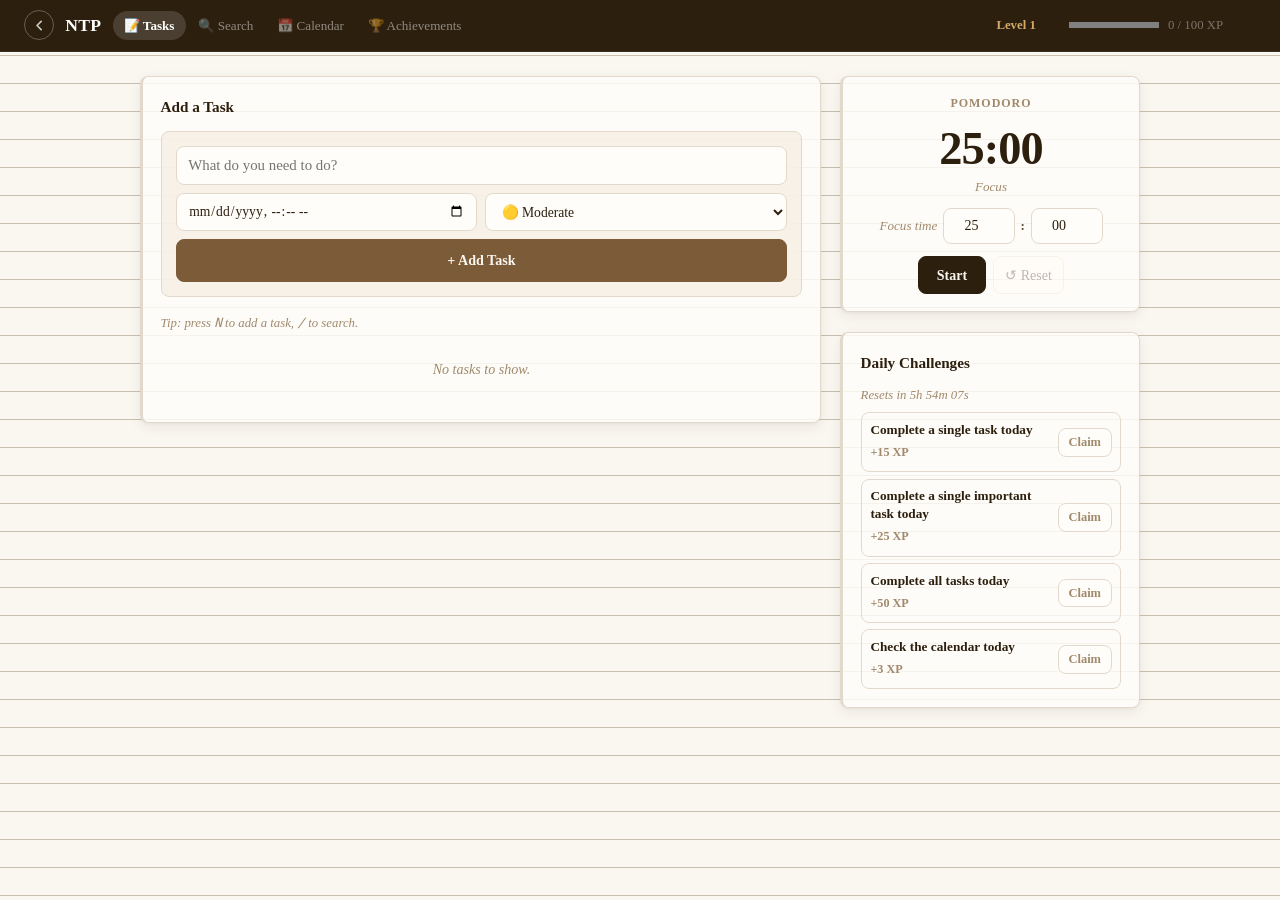
<file: index.html>
<!DOCTYPE html>
<html lang="en">
<head>
<meta charset="UTF-8">
<meta name="viewport" content="width=device-width, initial-scale=1">
<title>Tasks — NTP</title>
<link rel="stylesheet" href="css/styles.css">
</head>
<body>
<header class="topbar">
  <div class="topbar-brand">
    <a href="dashboard.html" class="topbar-back" aria-label="Back to dashboard">
      <svg viewBox="0 0 18 18" fill="none" aria-hidden="true"><path d="M11 4L6 9l5 5" stroke="currentColor" stroke-width="2" stroke-linecap="round" stroke-linejoin="round"/></svg>
    </a>
    <a href="dashboard.html" class="topbar-logo" aria-label="NTP Home">NTP</a>
    <nav class="topbar-nav">
      <a href="./" aria-current="page">📝 Tasks</a>
      <a href="search.html">🔍 Search</a>
      <a href="calendar.html">📅 Calendar</a>
      <a href="achievements.html">🏆 Achievements</a>
    </nav>
  </div>
  <div class="player">
    <strong id="player-level"></strong>
    <progress id="xp-progress" max="100" value="0"></progress>
    <span id="xp-text"></span>
  </div>
</header>
<div id="alert-banner" role="alert" hidden></div>

<main class="layout">

  <section class="panel">
    <h2 class="form-heading">Add a Task</h2>
    <form id="task-form">
      <input id="task-title" placeholder="What do you need to do?" maxlength="80" required>
      <input id="task-deadline" type="datetime-local" required>
      <select id="task-priority">
        <option value="high">🔴 Important</option>
        <option value="medium" selected>🟡 Moderate</option>
        <option value="low">🟢 Slight</option>
      </select>
      <button class="primary">+ Add Task</button>
    </form>
    <p class="hint">Tip: press <kbd>N</kbd> to add a task, <kbd>/</kbd> to search.</p>
    <ul id="task-list"></ul>
  </section>

  <aside class="sidebar">

    <section class="panel pomodoro">
      <h2>Pomodoro</h2>
      <div id="pomodoro-display">25:00</div>
      <div id="pomodoro-mode">Focus</div>
      <label class="pomodoro-length">
        Focus time
        <input id="pomodoro-minutes" type="number" min="1" max="25" step="1" value="25">
        <span class="pomodoro-sep">:</span>
        <input id="pomodoro-seconds" type="number" min="0" max="59" step="1" value="00">
      </label>
      <div class="pomodoro-buttons">
        <button id="pomodoro-toggle" class="primary">▶ Start</button>
        <button id="pomodoro-reset">↺ Reset</button>
      </div>
      <button id="pomodoro-alarm-stop" class="alarm-stop" hidden>🔕 Stop alarm</button>
    </section>

    <section class="panel">
      <h2>Daily Challenges</h2>
      <p id="daily-reset" class="hint"></p>
      <ul id="daily-list"></ul>
    </section>

  </aside>
</main>

<dialog id="reset-confirm-dialog" aria-labelledby="reset-dialog-title">
  <p id="reset-dialog-title">Reset the Pomodoro timer?</p>
  <div class="dialog-buttons">
    <button id="reset-confirm-yes" class="primary">Yes, reset</button>
    <button id="reset-confirm-no">Cancel</button>
  </div>
</dialog>

<dialog id="delete-confirm-dialog" aria-labelledby="delete-dialog-title">
  <p id="delete-dialog-title">Sure you want to remove this task?</p>
  <div class="dialog-buttons">
    <button id="delete-confirm-yes" class="primary">Yes, remove</button>
    <button id="delete-confirm-no">Cancel</button>
  </div>
</dialog>

<div id="toast-area" aria-live="polite"></div>

<script type="module" src="js/home.js"></script>
</body>
</html>
</file>
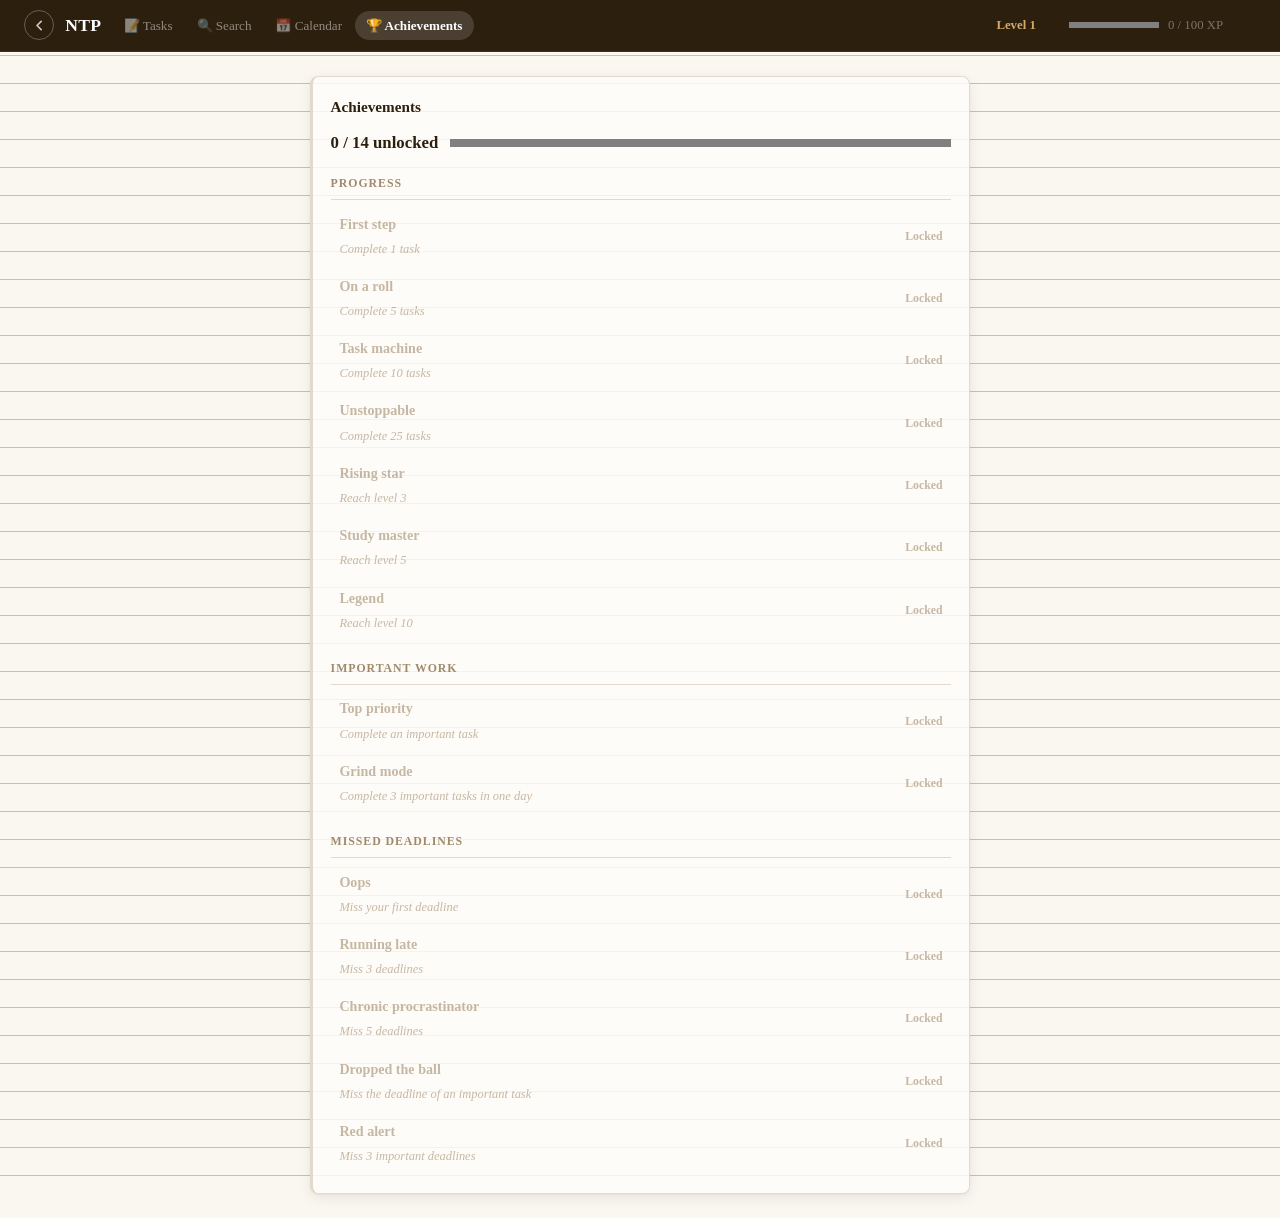
<file: achievements.html>
<!DOCTYPE html>
<html lang="en">
<head>
<meta charset="UTF-8">
<meta name="viewport" content="width=device-width, initial-scale=1">
<title>Achievements — NTP</title>
<link rel="stylesheet" href="css/styles.css">
</head>
<body>
<header class="topbar">
  <div class="topbar-brand">
    <a href="dashboard.html" class="topbar-back" aria-label="Back to dashboard">
      <svg viewBox="0 0 18 18" fill="none" aria-hidden="true"><path d="M11 4L6 9l5 5" stroke="currentColor" stroke-width="2" stroke-linecap="round" stroke-linejoin="round"/></svg>
    </a>
    <a href="dashboard.html" class="topbar-logo" aria-label="NTP Home">NTP</a>
    <nav class="topbar-nav">
      <a href="./">📝 Tasks</a>
      <a href="search.html">🔍 Search</a>
      <a href="calendar.html">📅 Calendar</a>
      <a href="achievements.html" aria-current="page">🏆 Achievements</a>
    </nav>
  </div>
  <div class="player">
    <strong id="player-level"></strong>
    <progress id="xp-progress" max="100" value="0"></progress>
    <span id="xp-text"></span>
  </div>
</header>
<div id="alert-banner" role="alert" hidden></div>

<main class="page">

  <section class="panel">
    <h2>Achievements</h2>
    <div class="achievement-summary">
      <strong id="achievement-count"></strong>
      <progress id="achievement-progress" max="1" value="0"></progress>
    </div>
    <div id="achievement-groups"></div>
  </section>

</main>

<div id="toast-area" aria-live="polite"></div>

<script type="module" src="js/achievements.js"></script>
</body>
</html>
</file>
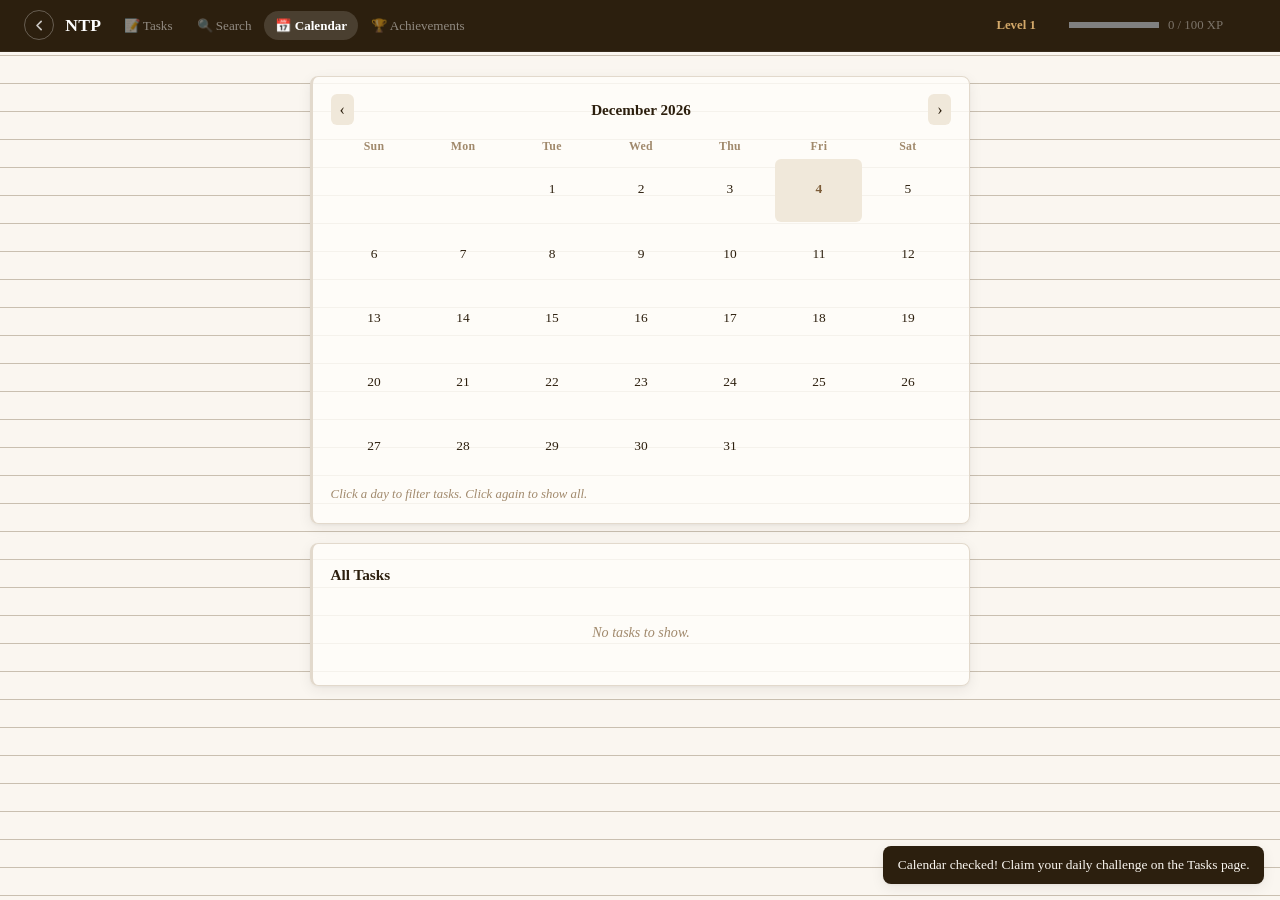
<file: calendar.html>
<!DOCTYPE html>
<html lang="en">
<head>
<meta charset="UTF-8">
<meta name="viewport" content="width=device-width, initial-scale=1">
<title>Calendar — NTP</title>
<link rel="stylesheet" href="css/styles.css">
</head>
<body>
<header class="topbar">
  <div class="topbar-brand">
    <a href="dashboard.html" class="topbar-back" aria-label="Back to dashboard">
      <svg viewBox="0 0 18 18" fill="none" aria-hidden="true"><path d="M11 4L6 9l5 5" stroke="currentColor" stroke-width="2" stroke-linecap="round" stroke-linejoin="round"/></svg>
    </a>
    <a href="dashboard.html" class="topbar-logo" aria-label="NTP Home">NTP</a>
    <nav class="topbar-nav">
      <a href="./">📝 Tasks</a>
      <a href="search.html">🔍 Search</a>
      <a href="calendar.html" aria-current="page">📅 Calendar</a>
      <a href="achievements.html">🏆 Achievements</a>
    </nav>
  </div>
  <div class="player">
    <strong id="player-level"></strong>
    <progress id="xp-progress" max="100" value="0"></progress>
    <span id="xp-text"></span>
  </div>
</header>
<div id="alert-banner" role="alert" hidden></div>

<main class="page">

  <section class="panel">
    <div class="calendar-header">
      <button id="calendar-prev" aria-label="Previous month">‹</button>
      <h2 id="calendar-title"></h2>
      <button id="calendar-next" aria-label="Next month">›</button>
    </div>
    <div class="weekdays">
      <span>Sun</span><span>Mon</span><span>Tue</span>
      <span>Wed</span><span>Thu</span><span>Fri</span><span>Sat</span>
    </div>
    <div id="calendar-grid"></div>
    <p class="hint">Click a day to filter tasks. Click again to show all.</p>
  </section>

  <section class="panel">
    <h2 id="calendar-task-heading">All Tasks</h2>
    <ul id="task-list"></ul>
  </section>

</main>

<div id="toast-area" aria-live="polite"></div>

<dialog id="delete-confirm-dialog" aria-labelledby="delete-dialog-title">
  <p id="delete-dialog-title">Sure you want to remove this task?</p>
  <div class="dialog-buttons">
    <button id="delete-confirm-yes" class="primary">Yes, remove</button>
    <button id="delete-confirm-no">Cancel</button>
  </div>
</dialog>

<script type="module" src="js/calendar.js"></script>
</body>
</html>
</file>
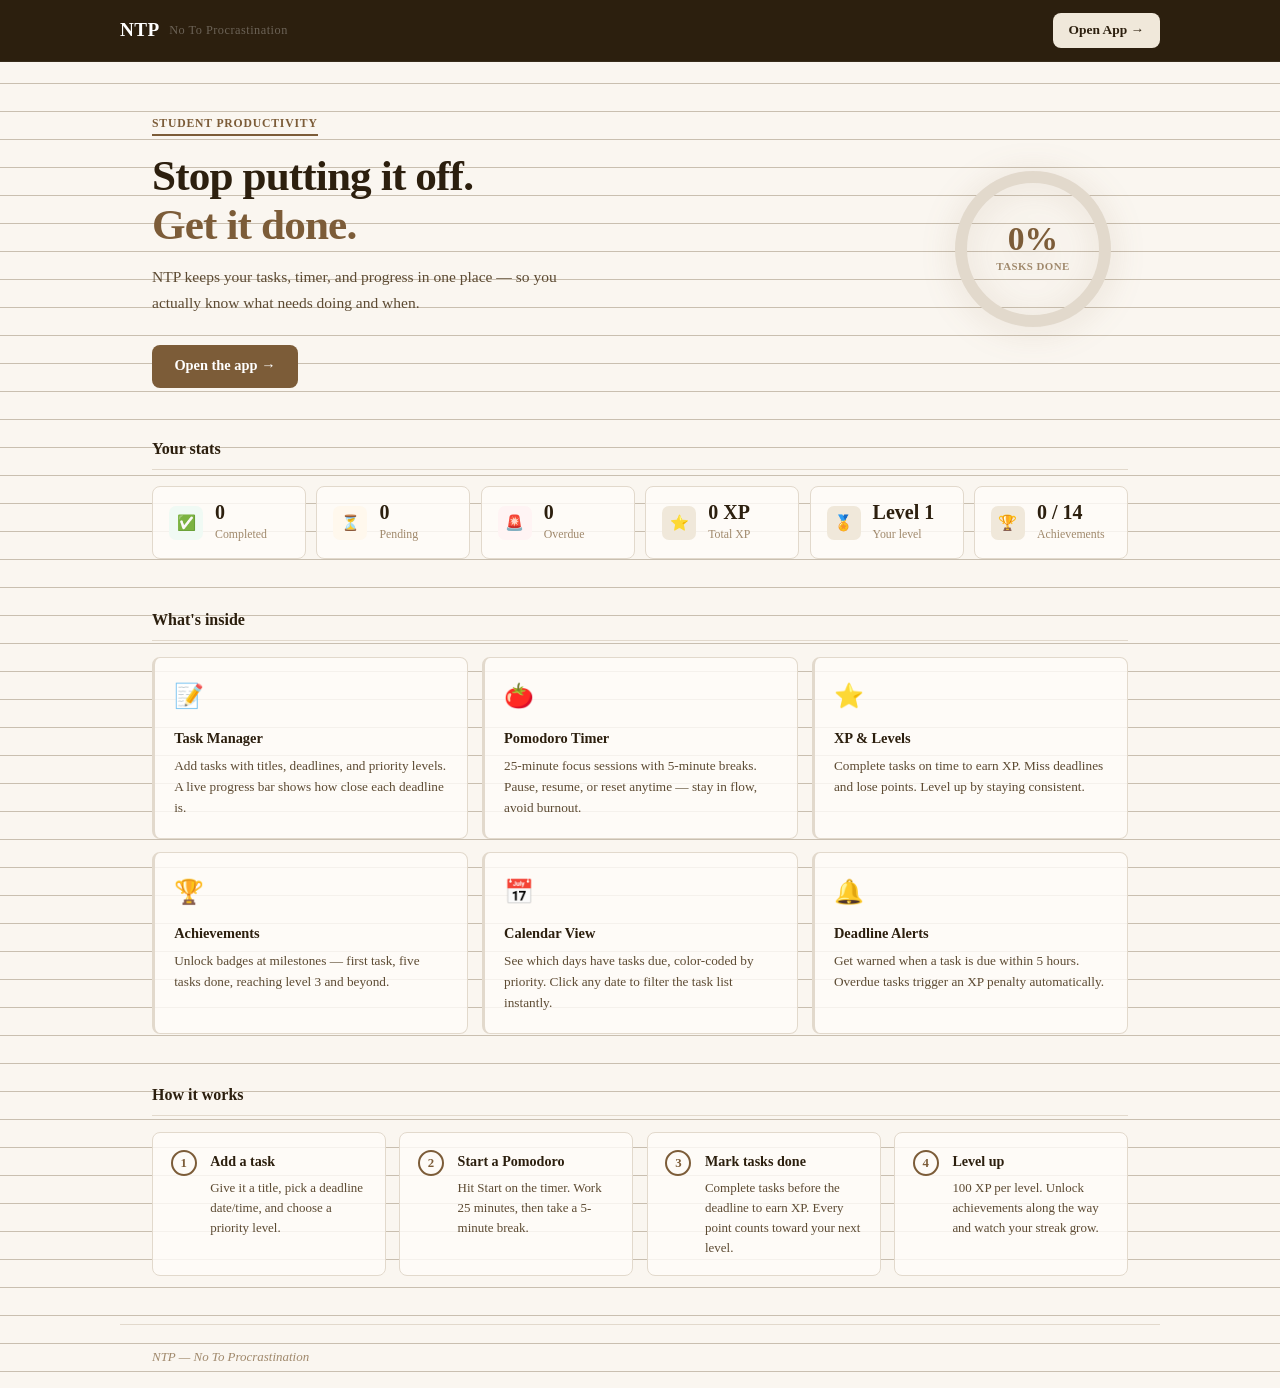
<file: dashboard.html>
<!DOCTYPE html>
<html lang="en">
<head>
<meta charset="UTF-8">
<meta name="viewport" content="width=device-width, initial-scale=1">
<title>NTP — No To Procrastination</title>
<link rel="stylesheet" href="css/styles.css">
</head>
<body>

<header class="db-header">
  <div class="db-header-inner">
    <div class="db-brand">
      <span class="db-logo">NTP</span>
      <span class="db-tagline">No To Procrastination</span>
    </div>
    <a href="./" class="db-cta-btn">Open App →</a>
  </div>
</header>

<main>

  <!-- ── Hero ── -->
  <section class="db-hero db-section-wrap" style="margin-top:3rem">
    <div class="db-hero-text">
      <span class="db-hero-eyebrow">Student Productivity</span>
      <h1 class="db-hero-title">
        Stop putting it off.<br>
        <span class="db-hero-accent">Get it done.</span>
      </h1>
      <p class="db-hero-sub">NTP keeps your tasks, timer, and progress in one place — so you actually know what needs doing and when.</p>
      <a href="./" class="db-hero-btn">Open the app →</a>
    </div>
    <div class="db-hero-visual" aria-hidden="true">
      <div class="db-ring">
        <svg viewBox="0 0 120 120" fill="none">
          <circle cx="60" cy="60" r="54" stroke="#e2d9cc" stroke-width="9"/>
          <circle cx="60" cy="60" r="54" stroke="#7c5c38" stroke-width="9"
            stroke-dasharray="339.3" stroke-dashoffset="84.8"
            stroke-linecap="round" transform="rotate(-90 60 60)"/>
        </svg>
        <div class="db-ring-inner">
          <span class="db-ring-num" id="hero-pct">—</span>
          <span class="db-ring-label">tasks done</span>
        </div>
      </div>
    </div>
  </section>

  <!-- ── Stats ── -->
  <section class="db-section-wrap">
    <h2 class="db-section-title">Your stats</h2>
    <div class="db-stats-grid">

      <div class="db-stat-card">
        <div class="db-stat-icon db-stat-icon--green">✅</div>
        <div>
          <div class="db-stat-num" id="stat-completed">—</div>
          <div class="db-stat-label">Completed</div>
        </div>
      </div>

      <div class="db-stat-card">
        <div class="db-stat-icon db-stat-icon--yellow">⏳</div>
        <div>
          <div class="db-stat-num" id="stat-pending">—</div>
          <div class="db-stat-label">Pending</div>
        </div>
      </div>

      <div class="db-stat-card">
        <div class="db-stat-icon db-stat-icon--red">🚨</div>
        <div>
          <div class="db-stat-num" id="stat-overdue">—</div>
          <div class="db-stat-label">Overdue</div>
        </div>
      </div>

      <div class="db-stat-card">
        <div class="db-stat-icon db-stat-icon--blue">⭐</div>
        <div>
          <div class="db-stat-num" id="stat-xp">—</div>
          <div class="db-stat-label">Total XP</div>
        </div>
      </div>

      <div class="db-stat-card">
        <div class="db-stat-icon db-stat-icon--navy">🏅</div>
        <div>
          <div class="db-stat-num" id="stat-level">—</div>
          <div class="db-stat-label">Your level</div>
        </div>
      </div>

      <div class="db-stat-card">
        <div class="db-stat-icon db-stat-icon--blue">🏆</div>
        <div>
          <div class="db-stat-num" id="stat-achievements">—</div>
          <div class="db-stat-label">Achievements</div>
        </div>
      </div>

    </div>
  </section>

  <!-- ── Features ── -->
  <section class="db-section-wrap">
    <h2 class="db-section-title">What's inside</h2>
    <div class="db-features-grid">

      <div class="db-feature-card">
        <span class="db-feature-icon">📝</span>
        <h3>Task Manager</h3>
        <p>Add tasks with titles, deadlines, and priority levels. A live progress bar shows how close each deadline is.</p>
      </div>

      <div class="db-feature-card">
        <span class="db-feature-icon">🍅</span>
        <h3>Pomodoro Timer</h3>
        <p>25-minute focus sessions with 5-minute breaks. Pause, resume, or reset anytime — stay in flow, avoid burnout.</p>
      </div>

      <div class="db-feature-card">
        <span class="db-feature-icon">⭐</span>
        <h3>XP &amp; Levels</h3>
        <p>Complete tasks on time to earn XP. Miss deadlines and lose points. Level up by staying consistent.</p>
      </div>

      <div class="db-feature-card">
        <span class="db-feature-icon">🏆</span>
        <h3>Achievements</h3>
        <p>Unlock badges at milestones — first task, five tasks done, reaching level 3 and beyond.</p>
      </div>

      <div class="db-feature-card">
        <span class="db-feature-icon">📅</span>
        <h3>Calendar View</h3>
        <p>See which days have tasks due, color-coded by priority. Click any date to filter the task list instantly.</p>
      </div>

      <div class="db-feature-card">
        <span class="db-feature-icon">🔔</span>
        <h3>Deadline Alerts</h3>
        <p>Get warned when a task is due within 5 hours. Overdue tasks trigger an XP penalty automatically.</p>
      </div>

    </div>
  </section>

  <!-- ── How it works ── -->
  <section class="db-section-wrap">
    <h2 class="db-section-title">How it works</h2>
    <ol class="db-steps">
      <li class="db-step">
        <span class="db-step-num">1</span>
        <div>
          <strong>Add a task</strong>
          <p>Give it a title, pick a deadline date/time, and choose a priority level.</p>
        </div>
      </li>
      <li class="db-step">
        <span class="db-step-num">2</span>
        <div>
          <strong>Start a Pomodoro</strong>
          <p>Hit Start on the timer. Work 25 minutes, then take a 5-minute break.</p>
        </div>
      </li>
      <li class="db-step">
        <span class="db-step-num">3</span>
        <div>
          <strong>Mark tasks done</strong>
          <p>Complete tasks before the deadline to earn XP. Every point counts toward your next level.</p>
        </div>
      </li>
      <li class="db-step">
        <span class="db-step-num">4</span>
        <div>
          <strong>Level up</strong>
          <p>100 XP per level. Unlock achievements along the way and watch your streak grow.</p>
        </div>
      </li>
    </ol>
  </section>

</main>

<footer class="db-footer">
  <span>NTP — No To Procrastination</span>
</footer>

<script type="module" src="js/dashboard.js"></script>
</body>
</html>
</file>
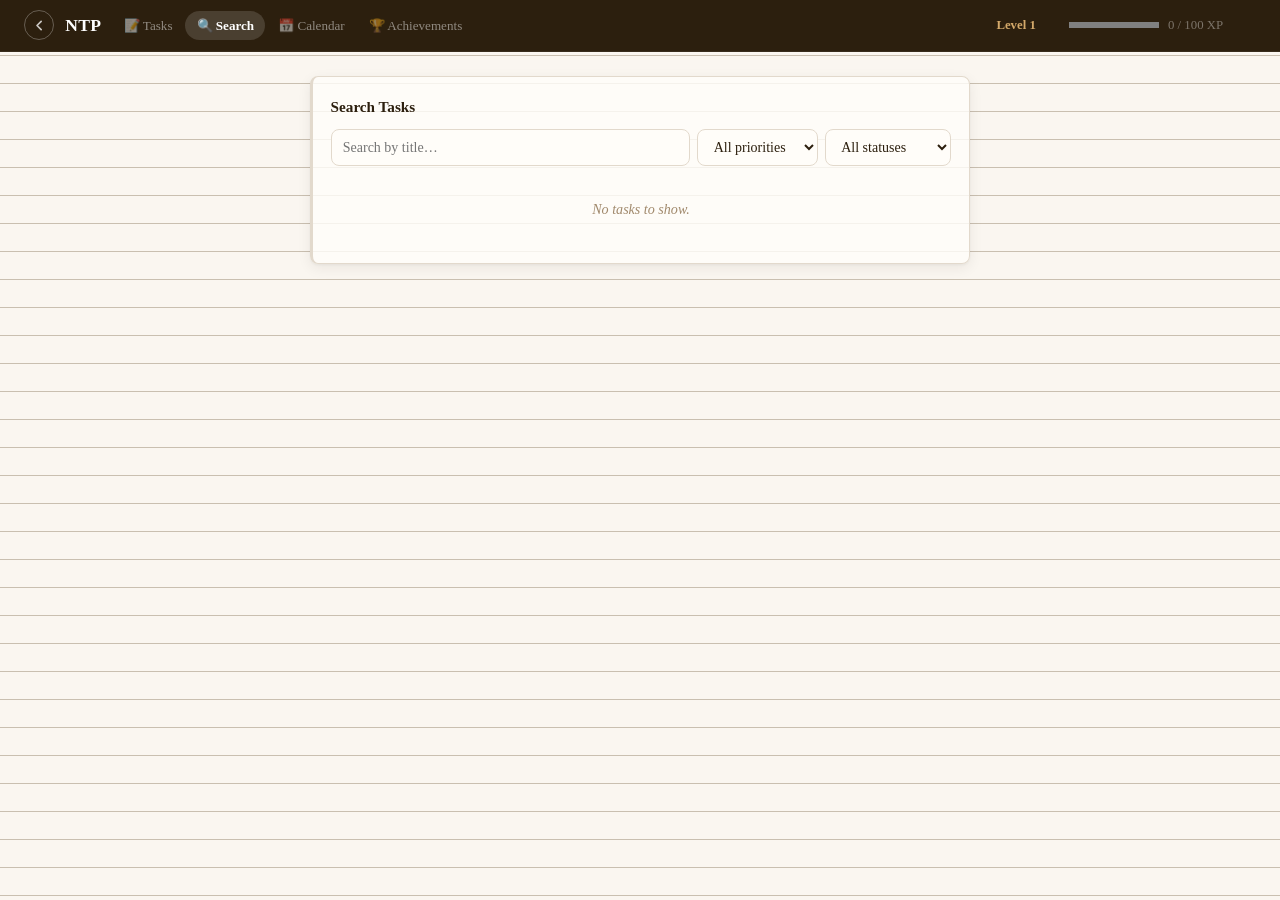
<file: search.html>
<!DOCTYPE html>
<html lang="en">
<head>
<meta charset="UTF-8">
<meta name="viewport" content="width=device-width, initial-scale=1">
<title>Search — NTP</title>
<link rel="stylesheet" href="css/styles.css">
</head>
<body>
<header class="topbar">
  <div class="topbar-brand">
    <a href="dashboard.html" class="topbar-back" aria-label="Back to dashboard">
      <svg viewBox="0 0 18 18" fill="none" aria-hidden="true"><path d="M11 4L6 9l5 5" stroke="currentColor" stroke-width="2" stroke-linecap="round" stroke-linejoin="round"/></svg>
    </a>
    <a href="dashboard.html" class="topbar-logo" aria-label="NTP Home">NTP</a>
    <nav class="topbar-nav">
      <a href="./">📝 Tasks</a>
      <a href="search.html" aria-current="page">🔍 Search</a>
      <a href="calendar.html">📅 Calendar</a>
      <a href="achievements.html">🏆 Achievements</a>
    </nav>
  </div>
  <div class="player">
    <strong id="player-level"></strong>
    <progress id="xp-progress" max="100" value="0"></progress>
    <span id="xp-text"></span>
  </div>
</header>
<div id="alert-banner" role="alert" hidden></div>

<main class="page">

  <section class="panel">
    <h2>Search Tasks</h2>
    <div class="filters">
      <input id="search-input" type="search" placeholder="Search by title…">
      <select id="priority-filter">
        <option value="all">All priorities</option>
        <option value="high">🔴 Important</option>
        <option value="medium">🟡 Moderate</option>
        <option value="low">🟢 Slight</option>
      </select>
      <select id="status-filter">
        <option value="all">All statuses</option>
        <option value="pending">⏳ Pending</option>
        <option value="done">✅ Completed</option>
      </select>
    </div>
    <ul id="task-list"></ul>
  </section>

</main>

<div id="toast-area" aria-live="polite"></div>

<dialog id="delete-confirm-dialog" aria-labelledby="delete-dialog-title">
  <p id="delete-dialog-title">Sure you want to remove this task?</p>
  <div class="dialog-buttons">
    <button id="delete-confirm-yes" class="primary">Yes, remove</button>
    <button id="delete-confirm-no">Cancel</button>
  </div>
</dialog>

<script type="module" src="js/search.js"></script>
</body>
</html>
</file>
<file: css/styles.css>
/* ─── Tokens ─── */
:root {
  --paper:      #faf6f0;   /* warm cream page */
  --ruled:      #e2d9cc;   /* tan ruled lines / borders */
  --ink:        #2c1f0e;   /* dark espresso — main text */
  --ink-mid:    #5c4a32;   /* medium brown — secondary text */
  --ink-faint:  #a0896c;   /* light caramel — muted/hints */
  --panel:      #fffdf9;   /* off-white card surface */
  --accent:     #7c5c38;   /* warm brown — buttons / active */
  --accent-bg:  #f2ead e;  /* light tan tint */

  --high:       #b91c1c; --high-bg: #fff4f4;
  --mid:        #b45309; --mid-bg:  #fff8ed;
  --low:        #15803d; --low-bg:  #f0faf4;

  --radius: 8px;
  --shadow: 0 1px 3px rgba(44,31,14,.05), 0 4px 14px rgba(44,31,14,.07);
}

/* ─── Base ─── */
*, *::before, *::after { box-sizing: border-box; margin: 0; padding: 0; }

html {
  background: var(--paper);
  min-height: 100%;
}

body {
  color: var(--ink);
  font: 15px/1.65 'Georgia', serif;
  min-height: 100vh;
  background-image: repeating-linear-gradient(
    to bottom,
    transparent,
    transparent 27px,
    #c9bfb0 27px,
    #c9bfb0 28px
  );
  background-size: 100% 28px;
  background-origin: border-box;
}

h1, h2, h3, strong { font-family: 'Georgia', serif; }
h2 { font-size: .95rem; font-weight: 700; margin-bottom: .6rem; color: var(--ink); }
a  { color: inherit; text-decoration: none; }

input, select, button {
  font: 14px/1.5 'Georgia', serif;
  padding: .45rem .7rem;
  border: 1.5px solid var(--ruled);
  border-radius: var(--radius);
  background: var(--panel);
  color: var(--ink);
  transition: border-color .15s;
}
input:focus, select:focus {
  outline: none;
  border-color: var(--accent);
  box-shadow: 0 0 0 3px rgba(124,92,56,.12);
}
button { cursor: pointer; }
button:hover { border-color: var(--ink-faint); }
:focus-visible { outline: 2px solid var(--accent); outline-offset: 2px; }

.primary { background: var(--ink); border-color: var(--ink); color: var(--paper); font-weight: 700; }
.primary:hover { background: var(--ink-mid); border-color: var(--ink-mid); }

/* ─── Topbar ─── */
.topbar {
  display: flex;
  flex-wrap: wrap;
  justify-content: space-between;
  align-items: center;
  gap: 1rem;
  padding: .65rem 1.5rem;
  background: var(--ink);
  color: var(--paper);
  position: sticky;
  top: 0;
  z-index: 100;
  border-bottom: 1px solid rgba(255,255,255,.06);
}
.topbar-brand { display: flex; align-items: center; gap: .7rem; }

.topbar-back {
  display: inline-flex;
  align-items: center;
  justify-content: center;
  width: 30px;
  height: 30px;
  border-radius: 50%;
  border: 1.5px solid rgba(255,255,255,.28);
  color: rgba(255,255,255,.75);
  text-decoration: none;
  transition: border-color .15s, background .15s;
  flex-shrink: 0;
}
.topbar-back svg { width: 15px; height: 15px; transition: transform .15s; }
.topbar-back:hover {
  border-color: rgba(255,255,255,.75);
  background: rgba(255,255,255,.08);
  color: #fff;
}
.topbar-back:hover svg { transform: translateX(-2px); }

.topbar-logo {
  font-family: 'Georgia', serif;
  font-size: 1.1rem;
  font-weight: 700;
  color: #fff;
  letter-spacing: .02em;
}

.topbar-nav { display: flex; gap: .1rem; }
.topbar-nav a {
  padding: .25rem .7rem;
  border-radius: 999px;
  color: rgba(255,255,255,.48);
  font-size: .82rem;
  font-family: 'Georgia', serif;
  transition: background .12s, color .12s;
}
.topbar-nav a:hover { background: rgba(255,255,255,.08); color: rgba(255,255,255,.88); }
.topbar-nav a[aria-current="page"] {
  background: rgba(255,255,255,.14);
  color: #fff;
  font-weight: 700;
}

.player { display: flex; align-items: center; gap: .55rem; font-size: .8rem; font-family: 'Georgia', serif; }
#player-level { min-width: 4rem; font-weight: 700; color: #d4a96a; }
#xp-text { min-width: 5.5rem; color: rgba(255,255,255,.38); }
progress { width: 90px; height: 6px; border-radius: 999px; border: none; accent-color: #d4a96a; }

/* ─── Alert + toasts ─── */
#alert-banner {
  padding: .55rem 1.5rem;
  background: var(--high-bg);
  border-left: 3px solid var(--high);
  font-size: .88rem;
  font-weight: 600;
  color: var(--high);
}
#toast-area { position: fixed; right: 1rem; bottom: 1rem; display: grid; gap: .35rem; z-index: 999; }
.toast {
  padding: .48rem .9rem;
  border-radius: var(--radius);
  background: var(--ink);
  color: var(--paper);
  font-size: .84rem;
  font-family: 'Georgia', serif;
  box-shadow: var(--shadow);
}

/* ─── Layout ─── */
.layout {
  display: grid;
  grid-template-columns: 1fr 300px;
  gap: 1.2rem;
  align-items: start;
  max-width: 1040px;
  margin: 1.5rem auto;
  padding: 0 1.25rem;
}
.page    { display: grid; gap: 1.2rem; max-width: 700px; margin: 1.5rem auto; padding: 0 1.25rem; }
.sidebar { display: grid; gap: 1.2rem; }

.panel {
  background: rgba(255, 253, 249, 0.82);
  border: 1px solid var(--ruled);
  border-left: 3px solid var(--ruled);
  border-radius: var(--radius);
  padding: 1.1rem;
  box-shadow: var(--shadow);
  backdrop-filter: blur(0px);
}
.hint { margin-top: .4rem; color: var(--ink-faint); font-size: .8rem; font-style: italic; }

/* ─── Task form ─── */
.form-heading { font-size: .95rem; font-weight: 700; margin-bottom: .7rem; }

#task-form {
  display: grid;
  grid-template-columns: 1fr 1fr;
  gap: .5rem;
  padding: .9rem;
  background: rgba(245, 237, 224, 0.75);
  border: 1px solid var(--ruled);
  border-radius: var(--radius);
  margin-bottom: .9rem;
}
#task-form input, #task-form select { font-size: .85rem; border-color: var(--ruled); }
#task-form #task-title { grid-column: 1 / -1; font-size: .93rem; }
#task-form button.primary {
  grid-column: 1 / -1;
  padding: .6rem 1rem;
  font-size: .88rem;
  background: var(--accent);
  border-color: var(--accent);
}
#task-form button.primary:hover { background: var(--ink); border-color: var(--ink); }

/* ─── Task list ─── */
.filters { display: flex; flex-wrap: wrap; gap: .45rem; margin-bottom: .5rem; }
#search-input { flex: 1; min-width: 140px; }
#task-list, #daily-list, .achievement-group ul { list-style: none; }

.priority-high   { --pc: var(--high); }
.priority-medium { --pc: var(--mid); }
.priority-low    { --pc: var(--low); }

.task {
  position: relative;
  display: grid;
  grid-template-columns: 1fr auto auto;
  align-items: center;
  gap: .5rem;
  margin-top: .5rem;
  padding: .7rem .75rem .85rem 1rem;
  background: var(--panel);
  border: 1px solid var(--ruled);
  border-left: 3px solid var(--pc);
  border-radius: var(--radius);
  overflow: hidden;
  transition: box-shadow .12s;
}
.task:hover { box-shadow: 0 2px 12px rgba(44,31,14,.1); }
.task::after {
  content: "";
  position: absolute;
  left: 0; bottom: 0;
  height: 2px;
  width: var(--elapsed, 0%);
  background: var(--pc);
  opacity: .4;
}
.task strong { font-size: .9rem; }
.task small  { display: block; color: var(--ink-faint); font-size: .78rem; font-style: italic; margin-top: .1rem; }
.task.completed { opacity: .45; }
.task.completed strong { text-decoration: line-through; }
.countdown { font-weight: 700; font-size: .81rem; font-variant-numeric: tabular-nums; color: var(--ink-faint); }
.countdown.urgent { color: var(--high); }
.task button[data-action="complete"] {
  background: var(--low-bg); border-color: #6ee7a0; color: var(--low);
  font-size: .77rem; font-weight: 700; padding: .25rem .55rem; white-space: nowrap;
}
.task-actions { display: flex; align-items: center; gap: .3rem; }
.task button[data-action="edit"], .task button[data-action="delete"] {
  background: none; border-color: transparent; color: var(--ink-faint);
  padding: .25rem .45rem; font-size: .8rem;
}
.task button[data-action="edit"]:hover { color: var(--accent); }
.task button[data-action="delete"]:hover { color: var(--high); }
.empty { padding: 1.5rem 0; color: var(--ink-faint); text-align: center; font-size: .88rem; font-style: italic; }

/* ─── Pomodoro ─── */
.pomodoro { text-align: center; }
.pomodoro h2 {
  font-size: .75rem; color: var(--ink-faint); font-weight: 600;
  text-transform: uppercase; letter-spacing: .08em; margin-bottom: .75rem;
}
#pomodoro-display {
  font-size: 2.9rem; font-weight: 700; letter-spacing: -.02em;
  font-variant-numeric: tabular-nums; line-height: 1;
  font-family: 'Georgia', serif; color: var(--ink);
}
#pomodoro-mode { color: var(--ink-faint); font-size: .82rem; margin-top: .2rem; font-style: italic; }
.pomodoro-length {
  display: inline-flex; align-items: center; gap: .35rem;
  margin-top: .65rem; color: var(--ink-faint); font-size: .82rem; font-style: italic;
}
.pomodoro-length input { width: 4.5rem; text-align: center; padding: .4rem .3rem; }
.pomodoro-sep { font-style: normal; font-weight: 700; color: var(--ink-mid); line-height: 1; align-self: center; }
.pomodoro-buttons { display: flex; justify-content: center; gap: .45rem; margin-top: .8rem; }
.pomodoro-buttons button { min-width: 68px; }
.pomodoro-buttons button:disabled { opacity: .3; cursor: not-allowed; }
.alarm-stop {
  margin-top: .6rem; width: 100%; font-weight: 700;
  background: var(--high-bg); border-color: var(--high); color: var(--high);
  animation: alarm-flash .5s steps(2) infinite;
}
.alarm-stop:hover { border-color: var(--high); }
@keyframes alarm-flash { 50% { background: var(--panel); } }
@media (prefers-reduced-motion: reduce) { .alarm-stop { animation: none; } }

/* ─── Daily challenges ─── */
.challenge {
  display: flex; justify-content: space-between; align-items: center;
  gap: .5rem; margin-top: .4rem; padding: .48rem .55rem;
  border: 1px solid var(--ruled); border-radius: var(--radius);
}
.challenge strong { display: block; font-size: .83rem; line-height: 1.35; }
.challenge small  { color: var(--ink-faint); font-size: .76rem; font-weight: 600; }
.challenge button { padding: .25rem .6rem; font-size: .78rem; font-weight: 700; white-space: nowrap; }
.challenge button:disabled { color: var(--ink-faint); cursor: default; }
.challenge.ready { background: rgba(245,237,224,.7); border-color: var(--ruled); }
.challenge.ready button { background: var(--accent); border-color: var(--accent); color: #fff; }
.challenge.claimed { opacity: .45; }

/* ─── Achievements page ─── */
.achievement-summary { display: flex; align-items: center; gap: .75rem; margin-bottom: .5rem; }
.achievement-summary strong { font-size: 1.05rem; white-space: nowrap; }
.achievement-summary progress { flex: 1; width: auto; height: 8px; accent-color: var(--accent); }
.achievement-group { margin-top: 1.1rem; }
.achievement-group h3 { margin-bottom: .35rem; padding-bottom: .3rem; border-bottom: 1px solid var(--ruled); color: var(--ink-faint); font-size: .74rem; text-transform: uppercase; letter-spacing: .08em; }
.achievement { display: flex; justify-content: space-between; align-items: center; gap: .75rem; padding: .45rem .55rem; border-radius: 6px; color: var(--ink-faint); opacity: .6; }
.achievement strong { display: block; font-size: .88rem; }
.achievement small { font-size: .78rem; font-style: italic; }
.achievement-status { font-size: .74rem; font-weight: 700; white-space: nowrap; }
.achievement.unlocked { background: rgba(245,237,224,.7); color: var(--accent); opacity: 1; }

/* ─── Calendar ─── */
.calendar-header { display: flex; justify-content: space-between; align-items: center; margin-bottom: .75rem; }
.calendar-header h2 { margin: 0; }
.calendar-header button {
  border: none; background: #f0e8da;
  font-size: 1rem; padding: .2rem .55rem; border-radius: 6px;
}
.calendar-header button:hover { background: var(--ruled); }
.weekdays, #calendar-grid { display: grid; grid-template-columns: repeat(7, 1fr); gap: 2px; text-align: center; }
.weekdays { color: var(--ink-faint); font-size: .74rem; font-weight: 700; margin-bottom: .2rem; letter-spacing: .03em; }
.day {
  display: flex; flex-direction: column; align-items: center; justify-content: center;
  aspect-ratio: 1.4; border: 0; border-radius: 6px; background: none;
  font-size: .84rem; font-family: 'Georgia', serif; transition: background .1s;
}
.day:hover   { background: #f0e8da; }
.day.today   { background: #f0e8da; color: var(--accent); font-weight: 700; }
.day.selected{ background: var(--ink); color: var(--paper); }
.dots { display: flex; gap: 2px; margin-top: 2px; }
.dot  { width: 4px; height: 4px; border-radius: 50%; background: var(--pc, var(--ink-faint)); }

/* ─── Dialog ─── */
#reset-confirm-dialog,
#delete-confirm-dialog,
#edit-task-dialog {
  border: 1px solid var(--ruled); border-radius: var(--radius); padding: 1.5rem;
  background: var(--panel); color: var(--ink);
  box-shadow: 0 8px 32px rgba(44,31,14,.18); min-width: 280px; text-align: center;
  position: fixed;
  top: 50%;
  left: 50%;
  transform: translate(-50%, -50%);
  margin: 0;
}
#reset-confirm-dialog p,
#delete-confirm-dialog p { margin-bottom: 1.1rem; font-weight: 700; }
#reset-confirm-dialog::backdrop,
#delete-confirm-dialog::backdrop,
#edit-task-dialog::backdrop { background: rgba(44,31,14,.35); }
.dialog-buttons { display: flex; justify-content: center; gap: .65rem; }
.dialog-buttons button { min-width: 82px; }

/* Edit task dialog and input validation */
#edit-task-dialog { width: min(420px, 92vw); text-align: left; }
#edit-task-dialog h2 { margin-bottom: .9rem; }
#edit-task-form { display: grid; gap: .6rem; }
#edit-task-form label { display: grid; gap: .25rem; color: var(--ink-mid); font-size: .82rem; font-weight: 700; }
#edit-task-form .dialog-buttons { margin-top: .4rem; }
.field-error { min-height: 1.1em; color: var(--high); font-size: .76rem; font-style: italic; font-weight: 400; }
input[aria-invalid="true"], select[aria-invalid="true"] { border-color: var(--high); }

@media (max-width: 820px) {
  .layout, #task-form { grid-template-columns: 1fr; }
}

/* ══════════ DASHBOARD ══════════ */
.db-header {
  background: var(--ink);
  padding: .8rem 2rem;
  position: sticky; top: 0; z-index: 100;
  border-bottom: 1px solid rgba(255,255,255,.06);
}
.db-header-inner {
  max-width: 1040px; margin: 0 auto;
  display: flex; justify-content: space-between; align-items: center;
}
.db-brand { display: flex; align-items: center; gap: .6rem; }
.db-logo   { font-family: 'Georgia', serif; font-size: 1.2rem; font-weight: 700; color: #fff; letter-spacing: .02em; }
.db-tagline{ color: rgba(255,255,255,.3); font-size: .77rem; letter-spacing: .04em; }
.db-cta-btn {
  padding: .4rem 1rem; border-radius: var(--radius);
  background: #f0e8da; color: var(--ink);
  font-weight: 700; font-size: .84rem; text-decoration: none; transition: background .15s;
}
.db-cta-btn:hover { background: var(--ruled); }

/* hero */
.db-hero {
  max-width: 1040px; margin: 3.5rem auto 0; padding: 0 2rem;
  display: grid; grid-template-columns: 1fr 190px; gap: 2.5rem; align-items: center;
}
.db-hero-eyebrow {
  display: inline-block;
  font-size: .73rem; font-weight: 700; letter-spacing: .07em; text-transform: uppercase;
  color: var(--accent); border-bottom: 2px solid var(--accent);
  padding-bottom: .1rem; margin-bottom: .9rem;
}
.db-hero-title {
  font-family: 'Georgia', serif;
  font-size: clamp(1.9rem, 4vw, 2.7rem); font-weight: 700;
  line-height: 1.15; letter-spacing: -.02em; margin-bottom: .85rem; color: var(--ink);
}
.db-hero-accent { color: var(--accent); }
.db-hero-sub { color: var(--ink-mid); max-width: 440px; margin-bottom: 1.75rem; font-size: .97rem; line-height: 1.7; }
.db-hero-btn {
  display: inline-block; padding: .62rem 1.4rem; border-radius: var(--radius);
  background: var(--accent); color: #fff;
  font-family: 'Georgia', serif; font-weight: 700; font-size: .9rem;
  text-decoration: none; transition: background .15s;
}
.db-hero-btn:hover { background: var(--ink); }

/* ring */
.db-hero-visual { display: flex; justify-content: center; }
.db-ring {
  position: relative; width: 160px; height: 160px;
  filter: drop-shadow(0 4px 16px rgba(124,92,56,.2));
}
.db-ring svg { width: 100%; height: 100%; }
.db-ring-inner {
  position: absolute; inset: 0;
  display: flex; flex-direction: column; align-items: center; justify-content: center;
}
.db-ring-num {
  font-size: 2.1rem; font-weight: 700; line-height: 1;
  font-family: 'Georgia', serif; color: var(--accent);
}
.db-ring-label {
  font-size: .68rem; color: var(--ink-faint); margin-top: .15rem;
  font-weight: 600; text-transform: uppercase; letter-spacing: .04em;
}

.db-section-wrap { max-width: 1040px; margin: 3rem auto 0; padding: 0 2rem; }
.db-section-title {
  font-family: 'Georgia', serif; font-size: 1rem; font-weight: 700;
  margin-bottom: 1rem; color: var(--ink);
  border-bottom: 1px solid var(--ruled); padding-bottom: .4rem;
}

/* cards */
.db-stat-card, .db-feature-card, .db-step {
  background: rgba(255,253,249,.82);
  border: 1px solid var(--ruled);
  border-radius: var(--radius);
}
.db-stat-card, .db-feature-card { transition: box-shadow .15s; }
.db-stat-card:hover, .db-feature-card:hover { box-shadow: 0 4px 16px rgba(44,31,14,.09); }

.db-stats-grid { display: grid; grid-template-columns: repeat(auto-fill, minmax(148px, 1fr)); gap: .65rem; }
.db-stat-card  { padding: .9rem 1rem; display: flex; align-items: center; gap: .75rem; }
.db-stat-icon  {
  width: 34px; height: 34px; border-radius: 7px;
  display: flex; align-items: center; justify-content: center; flex-shrink: 0; font-size: .95rem;
}
.db-stat-icon--blue   { background: #f0e8da; color: var(--accent); }
.db-stat-icon--yellow { background: var(--mid-bg);  color: var(--mid); }
.db-stat-icon--red    { background: var(--high-bg); color: var(--high); }
.db-stat-icon--green  { background: var(--low-bg);  color: var(--low); }
.db-stat-icon--navy   { background: #f0e8da;        color: var(--ink); }
.db-stat-num   { font-size: 1.25rem; font-weight: 700; line-height: 1.1; font-family: 'Georgia', serif; color: var(--ink); }
.db-stat-label { font-size: .74rem; color: var(--ink-faint); margin-top: .08rem; }

.db-features-grid { display: grid; grid-template-columns: repeat(auto-fill, minmax(255px, 1fr)); gap: .85rem; }
.db-feature-card   { padding: 1.2rem; border-left: 3px solid var(--ruled); }
.db-feature-icon   { display: block; font-size: 1.5rem; margin-bottom: .6rem; }
.db-feature-card h3{ font-size: .9rem; font-weight: 700; margin-bottom: .28rem; color: var(--ink); }
.db-feature-card p { color: var(--ink-mid); font-size: .83rem; line-height: 1.6; }

.db-steps { list-style: none; display: grid; grid-template-columns: repeat(auto-fill, minmax(205px, 1fr)); gap: .85rem; }
.db-step  { padding: 1.1rem; display: flex; gap: .85rem; align-items: flex-start; }
.db-step-num {
  width: 26px; height: 26px; border-radius: 50%;
  border: 2px solid var(--accent); color: var(--accent);
  font-weight: 700; font-size: .8rem;
  display: flex; align-items: center; justify-content: center; flex-shrink: 0;
  font-family: 'Georgia', serif;
}
.db-step strong { display: block; font-size: .88rem; margin-bottom: .25rem; color: var(--ink); }
.db-step p      { color: var(--ink-mid); font-size: .81rem; line-height: 1.55; }

.db-footer {
  max-width: 1040px; margin: 3rem auto 0; padding: 1.3rem 2rem;
  border-top: 1px solid var(--ruled);
  display: flex; justify-content: space-between; align-items: center;
  color: var(--ink-faint); font-size: .81rem; font-style: italic;
}
.db-footer a { color: var(--ink); font-weight: 700; font-style: normal; text-decoration: none; }
.db-footer a:hover { text-decoration: underline; }

@media (max-width: 720px) {
  .db-hero { grid-template-columns: 1fr; }
  .db-hero-visual { display: none; }
  .db-header { padding: .8rem 1rem; }
  .db-section-wrap { padding: 0 1rem; }
  .db-stats-grid { grid-template-columns: 1fr 1fr; }
}
</file>
